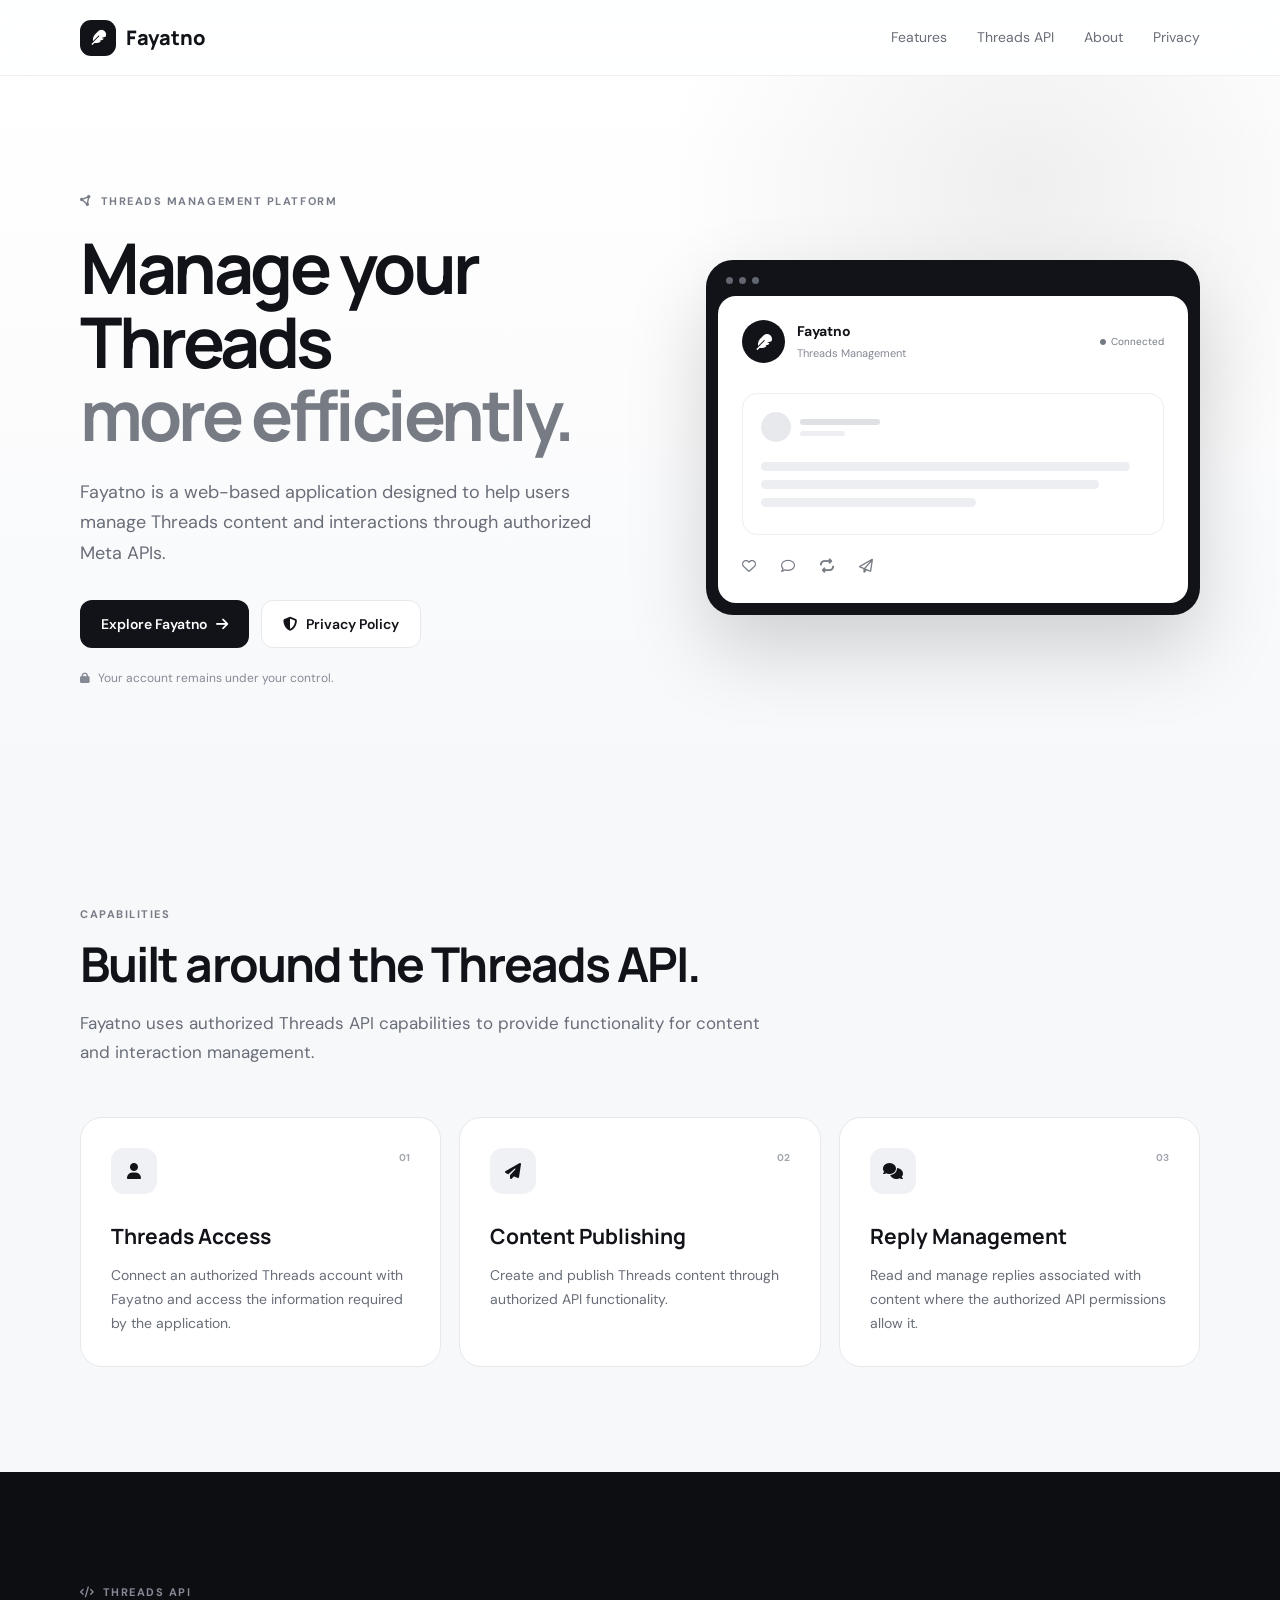
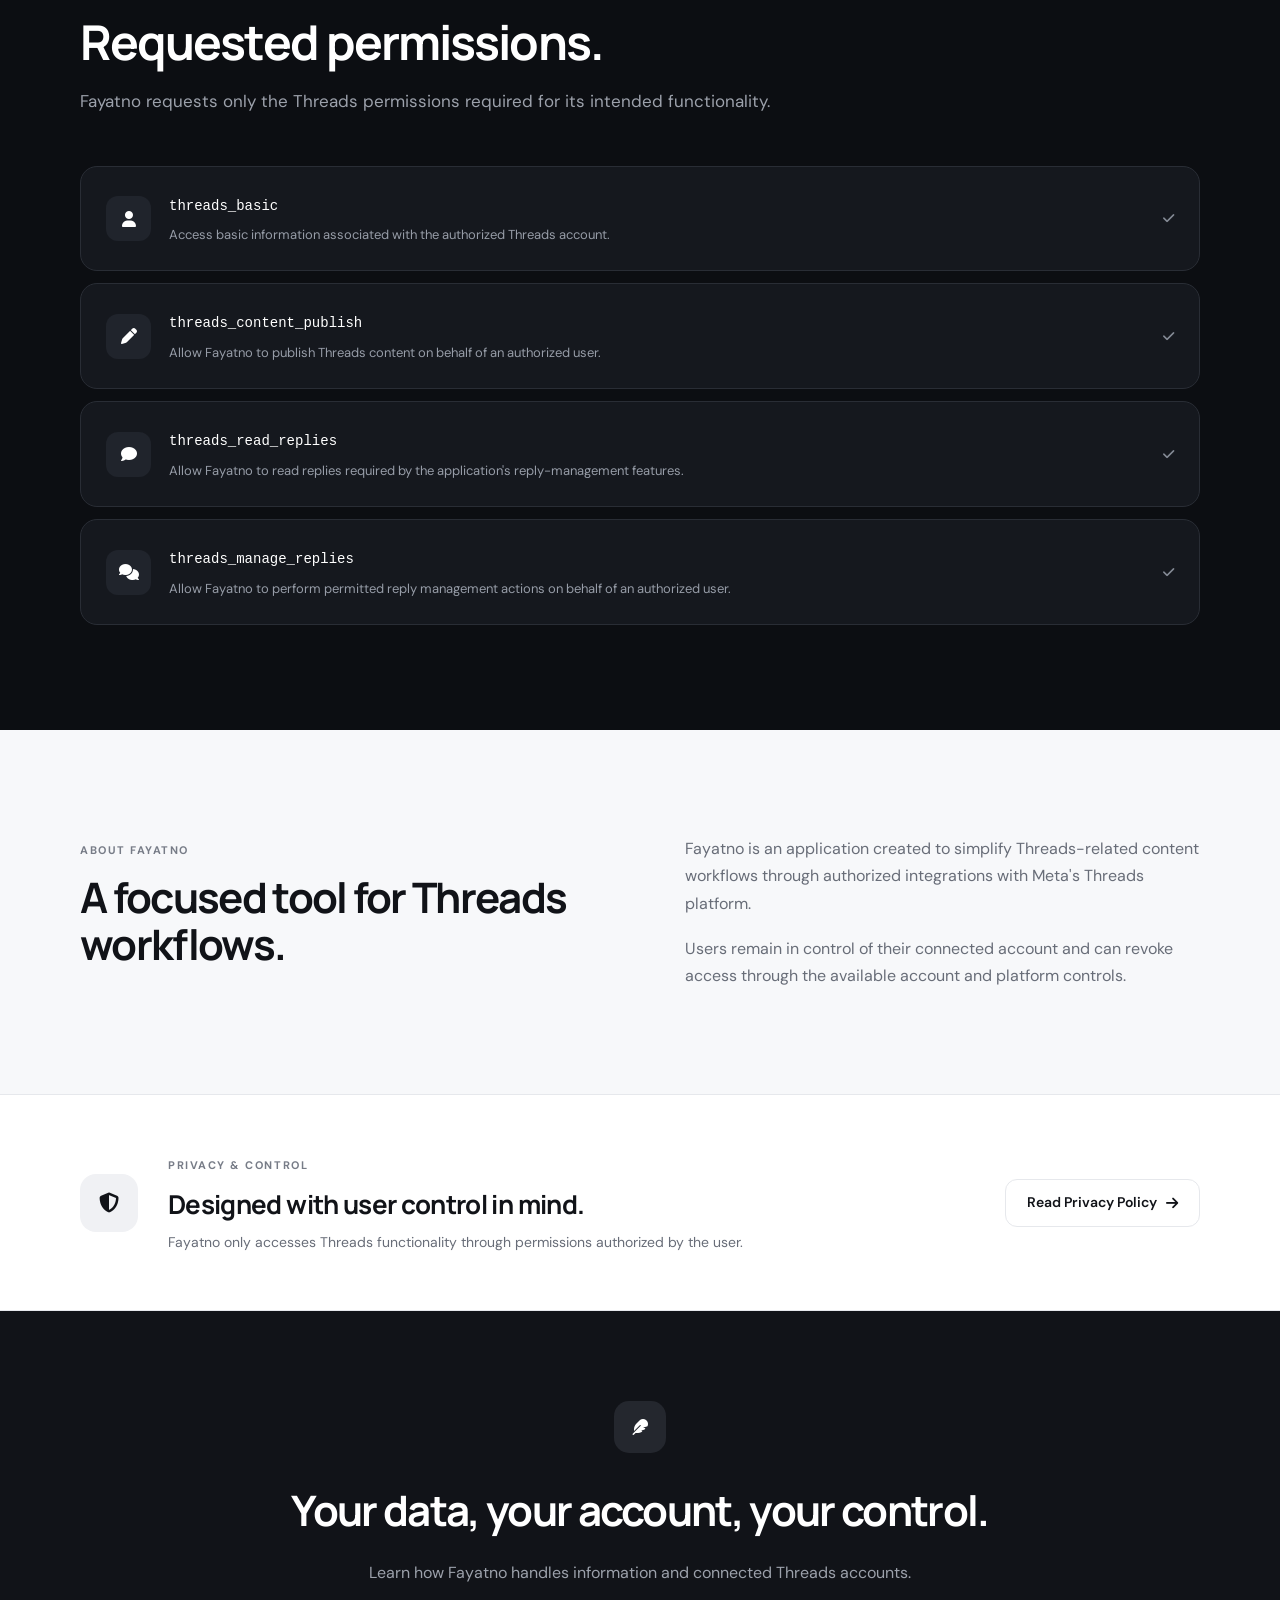
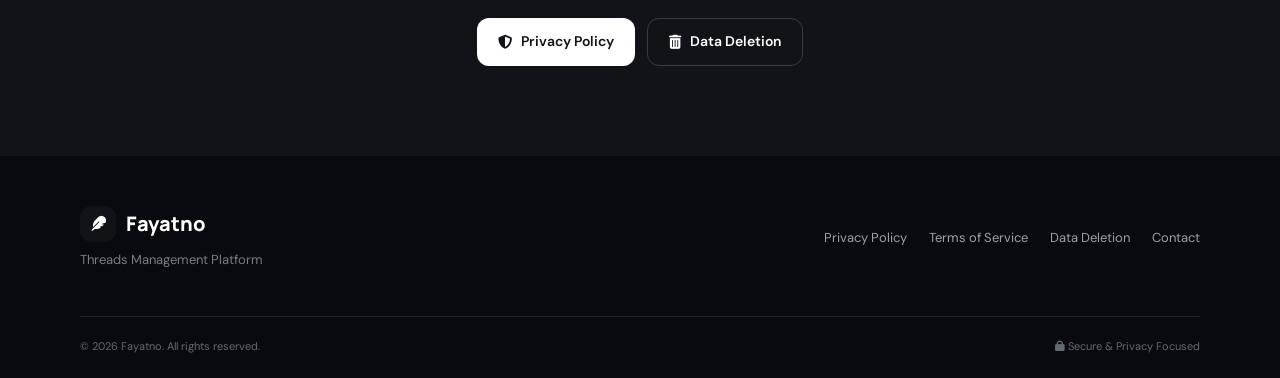
<file: index.html>
<!DOCTYPE html>
<html lang="en">
<head>
    <meta charset="UTF-8">
    <meta name="viewport" content="width=device-width, initial-scale=1.0">

    <title>Fayatno — Threads Management Platform</title>
    <meta name="description" content="Fayatno is a platform designed to help users manage and publish content on Threads.">

    <!-- Font Awesome -->
    <link rel="stylesheet"
          href="https://cdnjs.cloudflare.com/ajax/libs/font-awesome/6.7.2/css/all.min.css">

    <!-- Main stylesheet -->
    <link rel="stylesheet" href="style.css">
</head>

<body>

<header class="navbar">
    <div class="container nav-inner">

        <a href="index.html" class="brand">
            <span class="brand-mark">
                <i class="fa-solid fa-feather"></i>
            </span>
            <span>Fayatno</span>
        </a>

        <nav>
            <a href="#features">Features</a>
            <a href="#threads">Threads API</a>
            <a href="#about">About</a>
            <a href="privacy.html">Privacy</a>
        </nav>

        <button class="mobile-menu" aria-label="Open menu">
            <i class="fa-solid fa-bars"></i>
        </button>

    </div>
</header>


<main>

    <!-- HERO -->
    <section class="hero">

        <div class="container hero-grid">

            <div class="hero-content">

                <div class="eyebrow">
                    <i class="fa-solid fa-circle-nodes"></i>
                    THREADS MANAGEMENT PLATFORM
                </div>

                <h1>
                    Manage your Threads
                    <span>more efficiently.</span>
                </h1>

                <p class="hero-description">
                    Fayatno is a web-based application designed to help
                    users manage Threads content and interactions through
                    authorized Meta APIs.
                </p>

                <div class="hero-buttons">

                    <a href="#threads" class="btn btn-primary">
                        Explore Fayatno
                        <i class="fa-solid fa-arrow-right"></i>
                    </a>

                    <a href="privacy.html" class="btn btn-secondary">
                        <i class="fa-solid fa-shield-halved"></i>
                        Privacy Policy
                    </a>

                </div>

                <div class="hero-note">
                    <i class="fa-solid fa-lock"></i>
                    Your account remains under your control.
                </div>

            </div>


            <!-- APP PREVIEW -->

            <div class="hero-card">

                <div class="window-top">

                    <span></span>
                    <span></span>
                    <span></span>

                </div>

                <div class="dashboard-preview">

                    <div class="preview-header">

                        <div class="preview-avatar">
                            <i class="fa-solid fa-feather"></i>
                        </div>

                        <div>
                            <strong>Fayatno</strong>
                            <small>Threads Management</small>
                        </div>

                        <div class="preview-status">
                            <i class="fa-solid fa-circle"></i>
                            Connected
                        </div>

                    </div>


                    <div class="preview-post">

                        <div class="post-meta">
                            <span class="post-avatar"></span>

                            <div>
                                <div class="post-name"></div>
                                <div class="post-time"></div>
                            </div>
                        </div>

                        <div class="post-line large"></div>
                        <div class="post-line"></div>
                        <div class="post-line short"></div>

                    </div>


                    <div class="preview-actions">

                        <span>
                            <i class="fa-regular fa-heart"></i>
                        </span>

                        <span>
                            <i class="fa-regular fa-comment"></i>
                        </span>

                        <span>
                            <i class="fa-solid fa-repeat"></i>
                        </span>

                        <span>
                            <i class="fa-regular fa-paper-plane"></i>
                        </span>

                    </div>

                </div>

            </div>

        </div>

    </section>


    <!-- FEATURES -->

    <section id="features" class="section">

        <div class="container">

            <div class="section-heading">

                <span class="section-label">
                    CAPABILITIES
                </span>

                <h2>
                    Built around the Threads API.
                </h2>

                <p>
                    Fayatno uses authorized Threads API capabilities
                    to provide functionality for content and interaction
                    management.
                </p>

            </div>


            <div class="feature-grid">

                <article class="feature-card">

                    <div class="feature-icon">
                        <i class="fa-solid fa-user"></i>
                    </div>

                    <span class="feature-number">
                        01
                    </span>

                    <h3>
                        Threads Access
                    </h3>

                    <p>
                        Connect an authorized Threads account with Fayatno
                        and access the information required by the application.
                    </p>

                </article>


                <article class="feature-card">

                    <div class="feature-icon">
                        <i class="fa-solid fa-paper-plane"></i>
                    </div>

                    <span class="feature-number">
                        02
                    </span>

                    <h3>
                        Content Publishing
                    </h3>

                    <p>
                        Create and publish Threads content through
                        authorized API functionality.
                    </p>

                </article>


                <article class="feature-card">

                    <div class="feature-icon">
                        <i class="fa-solid fa-comments"></i>
                    </div>

                    <span class="feature-number">
                        03
                    </span>

                    <h3>
                        Reply Management
                    </h3>

                    <p>
                        Read and manage replies associated with content
                        where the authorized API permissions allow it.
                    </p>

                </article>

            </div>

        </div>

    </section>


    <!-- THREADS API -->

    <section id="threads" class="section section-dark">

        <div class="container">

            <div class="section-heading light">

                <span class="section-label">
                    <i class="fa-solid fa-code"></i>
                    THREADS API
                </span>

                <h2>
                    Requested permissions.
                </h2>

                <p>
                    Fayatno requests only the Threads permissions required
                    for its intended functionality.
                </p>

            </div>


            <div class="permission-list">

                <div class="permission">

                    <div class="permission-icon">
                        <i class="fa-solid fa-user"></i>
                    </div>

                    <div class="permission-content">

                        <code>
                            threads_basic
                        </code>

                        <p>
                            Access basic information associated with the
                            authorized Threads account.
                        </p>

                    </div>

                    <i class="fa-solid fa-check permission-check"></i>

                </div>


                <div class="permission">

                    <div class="permission-icon">
                        <i class="fa-solid fa-pen"></i>
                    </div>

                    <div class="permission-content">

                        <code>
                            threads_content_publish
                        </code>

                        <p>
                            Allow Fayatno to publish Threads content
                            on behalf of an authorized user.
                        </p>

                    </div>

                    <i class="fa-solid fa-check permission-check"></i>

                </div>


                <div class="permission">

                    <div class="permission-icon">
                        <i class="fa-solid fa-comment"></i>
                    </div>

                    <div class="permission-content">

                        <code>
                            threads_read_replies
                        </code>

                        <p>
                            Allow Fayatno to read replies required by
                            the application's reply-management features.
                        </p>

                    </div>

                    <i class="fa-solid fa-check permission-check"></i>

                </div>


                <div class="permission">

                    <div class="permission-icon">
                        <i class="fa-solid fa-comments"></i>
                    </div>

                    <div class="permission-content">

                        <code>
                            threads_manage_replies
                        </code>

                        <p>
                            Allow Fayatno to perform permitted reply
                            management actions on behalf of an authorized user.
                        </p>

                    </div>

                    <i class="fa-solid fa-check permission-check"></i>

                </div>

            </div>

        </div>

    </section>


    <!-- ABOUT -->

    <section id="about" class="section">

        <div class="container about-grid">

            <div>

                <span class="section-label">
                    ABOUT FAYATNO
                </span>

                <h2>
                    A focused tool for Threads workflows.
                </h2>

            </div>

            <div>

                <p>
                    Fayatno is an application created to simplify
                    Threads-related content workflows through authorized
                    integrations with Meta's Threads platform.
                </p>

                <p>
                    Users remain in control of their connected account
                    and can revoke access through the available account
                    and platform controls.
                </p>

            </div>

        </div>

    </section>


    <!-- SECURITY -->

    <section class="security-section">

        <div class="container security-grid">

            <div class="security-icon">
                <i class="fa-solid fa-shield-halved"></i>
            </div>

            <div>

                <span class="section-label">
                    PRIVACY & CONTROL
                </span>

                <h2>
                    Designed with user control in mind.
                </h2>

                <p>
                    Fayatno only accesses Threads functionality through
                    permissions authorized by the user.
                </p>

            </div>

            <a href="privacy.html" class="btn btn-secondary">
                Read Privacy Policy
                <i class="fa-solid fa-arrow-right"></i>
            </a>

        </div>

    </section>


    <!-- CTA -->

    <section class="cta">

        <div class="container">

            <div class="cta-icon">
                <i class="fa-solid fa-feather"></i>
            </div>

            <h2>
                Your data, your account, your control.
            </h2>

            <p>
                Learn how Fayatno handles information and connected
                Threads accounts.
            </p>

            <div class="hero-buttons">

                <a href="privacy.html" class="btn btn-light">
                    <i class="fa-solid fa-shield-halved"></i>
                    Privacy Policy
                </a>

                <a href="data-deletion.html" class="btn btn-outline-light">
                    <i class="fa-solid fa-trash-can"></i>
                    Data Deletion
                </a>

            </div>

        </div>

    </section>

</main>


<footer>

    <div class="container footer-inner">

        <div>

            <a href="index.html" class="footer-brand">

                <span class="brand-mark">
                    <i class="fa-solid fa-feather"></i>
                </span>

                <span>Fayatno</span>

            </a>

            <p>
                Threads Management Platform
            </p>

        </div>


        <div class="footer-links">

            <a href="privacy.html">
                Privacy Policy
            </a>

            <a href="terms.html">
                Terms of Service
            </a>

            <a href="data-deletion.html">
                Data Deletion
            </a>

            <a href="contact.html">
                Contact
            </a>

        </div>

    </div>


    <div class="container copyright">

        <span>
            © 2026 Fayatno. All rights reserved.
        </span>

        <span>
            <i class="fa-solid fa-lock"></i>
            Secure & Privacy Focused
        </span>

    </div>

</footer>


<script src="script.js"></script>

</body>
</html>
</file>
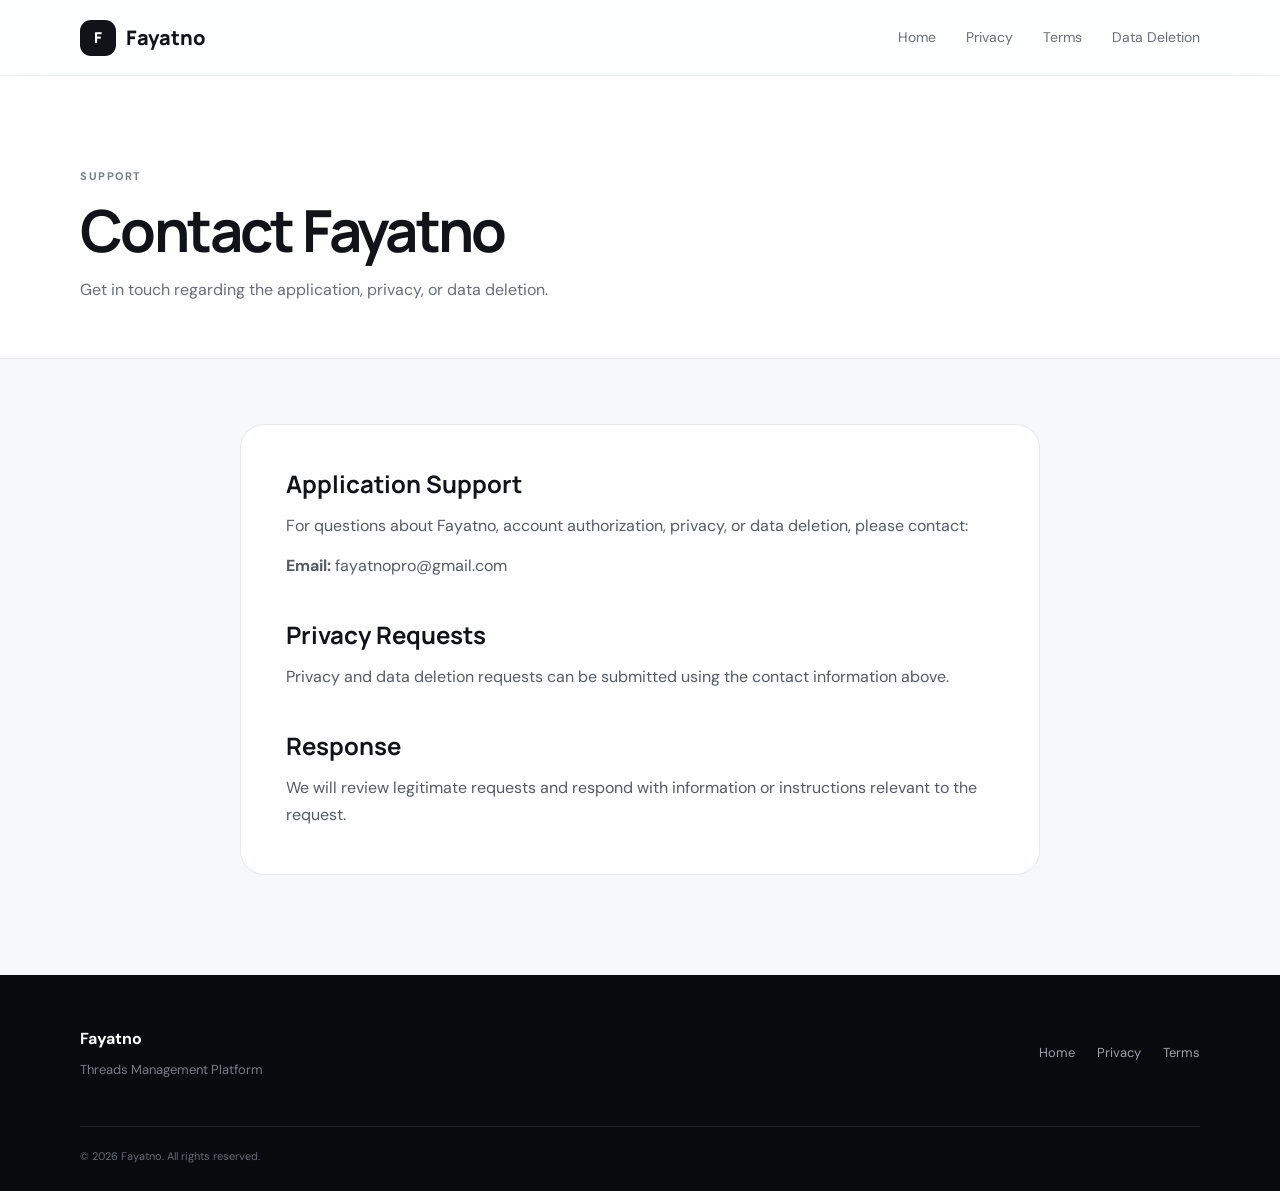
<file: contact.html>
<!DOCTYPE html>
<html lang="en">
<head>

    <meta charset="UTF-8">
    <meta name="viewport" content="width=device-width, initial-scale=1.0">

    <title>Contact — Fayatno</title>

    <link rel="stylesheet" href="style.css">

</head>

<body>

<header class="navbar">

    <div class="container nav-inner">

        <a href="index.html" class="brand">
            <span class="brand-mark">F</span>
            <span>Fayatno</span>
        </a>

        <nav>
            <a href="index.html">Home</a>
            <a href="privacy.html">Privacy</a>
            <a href="terms.html">Terms</a>
            <a href="data-deletion.html">Data Deletion</a>
        </nav>

    </div>

</header>


<section class="legal-hero">

    <div class="container">

        <span class="section-label">
            SUPPORT
        </span>

        <h1>Contact Fayatno</h1>

        <p>
            Get in touch regarding the application, privacy,
            or data deletion.
        </p>

    </div>

</section>


<section class="legal-content">

    <div class="container">

        <article class="legal-document">

            <h2>Application Support</h2>

            <p>
                For questions about Fayatno, account authorization,
                privacy, or data deletion, please contact:
            </p>

            <!-- GANTI EMAIL INI -->
            <p>
                <strong>Email:</strong>
                fayatnopro@gmail.com
            </p>


            <h2>Privacy Requests</h2>

            <p>
                Privacy and data deletion requests can be submitted
                using the contact information above.
            </p>


            <h2>Response</h2>

            <p>
                We will review legitimate requests and respond with
                information or instructions relevant to the request.
            </p>

        </article>

    </div>

</section>


<footer>

    <div class="container footer-inner">

        <div>
            <strong>Fayatno</strong>
            <p>Threads Management Platform</p>
        </div>

        <div class="footer-links">
            <a href="index.html">Home</a>
            <a href="privacy.html">Privacy</a>
            <a href="terms.html">Terms</a>
        </div>

    </div>

    <div class="container copyright">
        © 2026 Fayatno. All rights reserved.
    </div>

</footer>

</body>
</html>
</file>
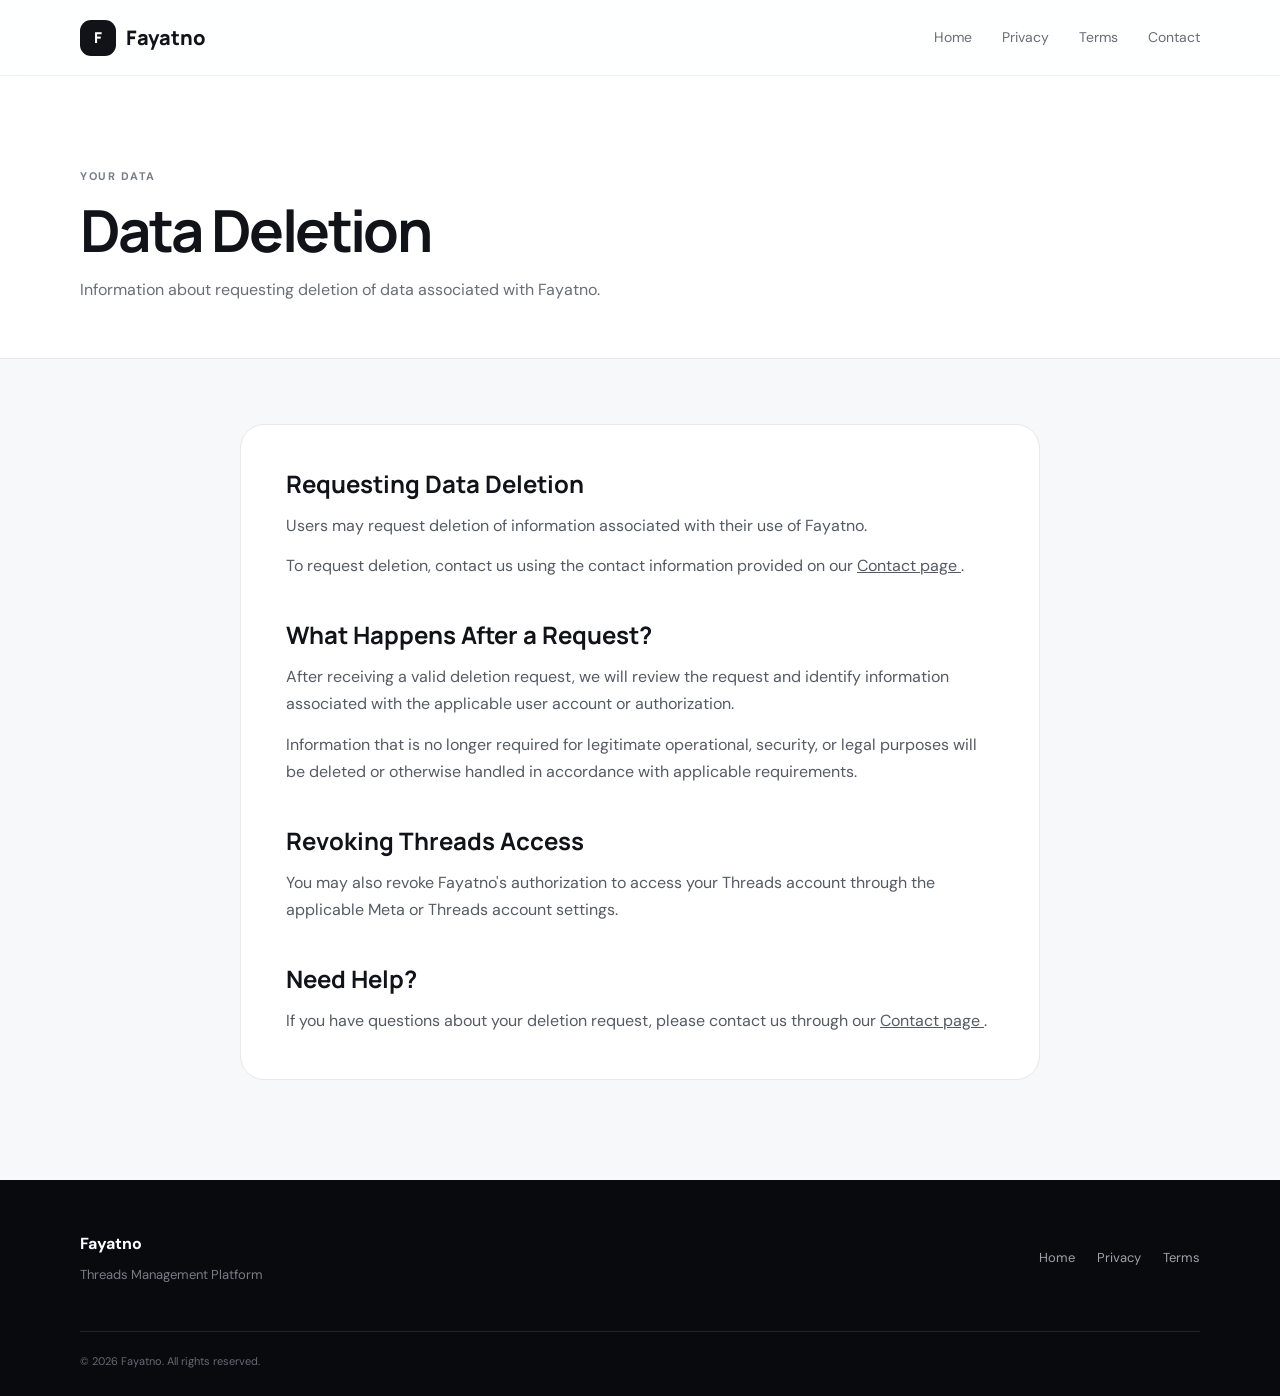
<file: data-deletion.html>
<!DOCTYPE html>
<html lang="en">
<head>

    <meta charset="UTF-8">
    <meta name="viewport" content="width=device-width, initial-scale=1.0">

    <title>Data Deletion — Fayatno</title>
    
    <link rel="stylesheet" href="style.css">

</head>

<body>

<header class="navbar">

    <div class="container nav-inner">

        <a href="index.html" class="brand">
            <span class="brand-mark">F</span>
            <span>Fayatno</span>
        </a>

        <nav>
            <a href="index.html">Home</a>
            <a href="privacy.html">Privacy</a>
            <a href="terms.html">Terms</a>
            <a href="contact.html">Contact</a>
        </nav>

    </div>

</header>


<section class="legal-hero">

    <div class="container">

        <span class="section-label">
            YOUR DATA
        </span>

        <h1>Data Deletion</h1>

        <p>
            Information about requesting deletion of data associated
            with Fayatno.
        </p>

    </div>

</section>


<section class="legal-content">

    <div class="container">

        <article class="legal-document">

            <h2>Requesting Data Deletion</h2>

            <p>
                Users may request deletion of information associated
                with their use of Fayatno.
            </p>

            <p>
                To request deletion, contact us using the contact
                information provided on our
                <a href="contact.html">
                    Contact page
                </a>.
            </p>


            <h2>What Happens After a Request?</h2>

            <p>
                After receiving a valid deletion request, we will review
                the request and identify information associated with the
                applicable user account or authorization.
            </p>

            <p>
                Information that is no longer required for legitimate
                operational, security, or legal purposes will be deleted
                or otherwise handled in accordance with applicable
                requirements.
            </p>


            <h2>Revoking Threads Access</h2>

            <p>
                You may also revoke Fayatno's authorization to access
                your Threads account through the applicable Meta or
                Threads account settings.
            </p>


            <h2>Need Help?</h2>

            <p>
                If you have questions about your deletion request,
                please contact us through our
                <a href="contact.html">
                    Contact page
                </a>.
            </p>

        </article>

    </div>

</section>


<footer>

    <div class="container footer-inner">

        <div>
            <strong>Fayatno</strong>
            <p>Threads Management Platform</p>
        </div>

        <div class="footer-links">
            <a href="index.html">Home</a>
            <a href="privacy.html">Privacy</a>
            <a href="terms.html">Terms</a>
        </div>

    </div>

    <div class="container copyright">
        © 2026 Fayatno. All rights reserved.
    </div>

</footer>

</body>
</html>
</file>
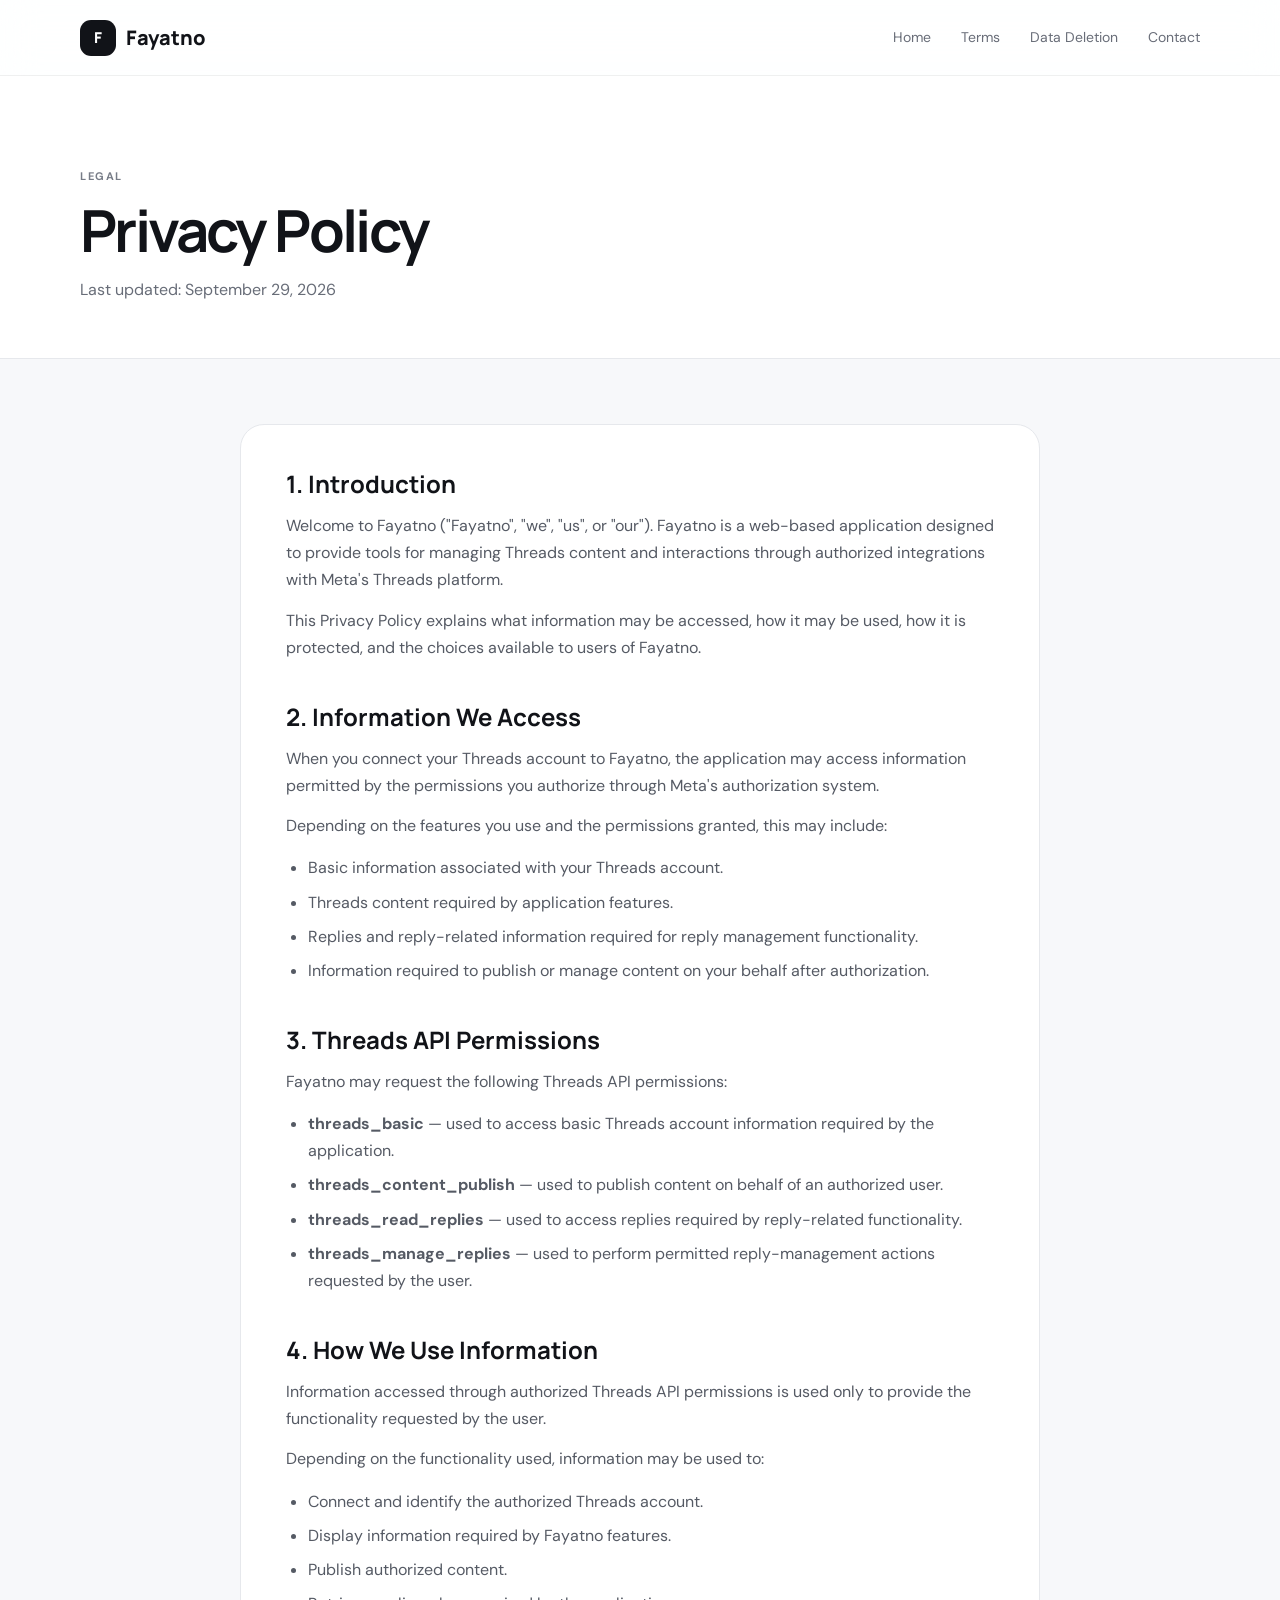
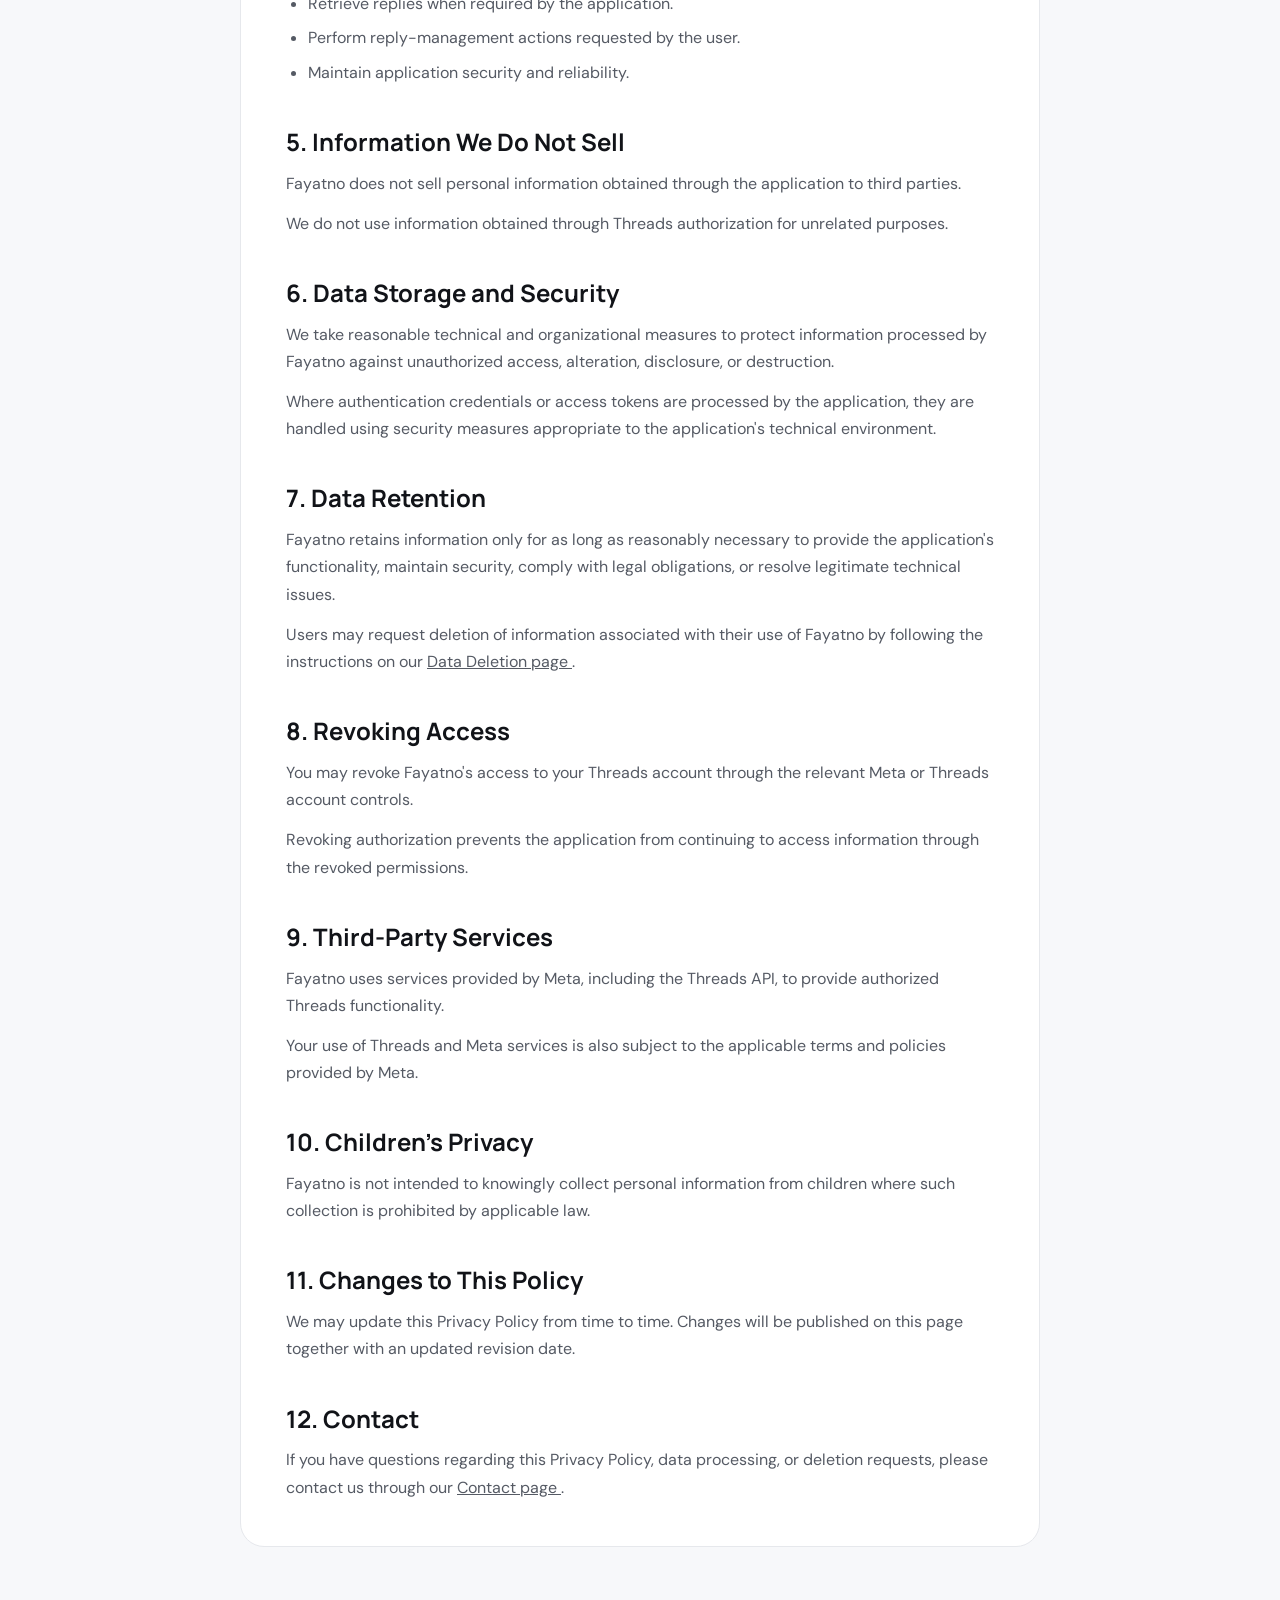
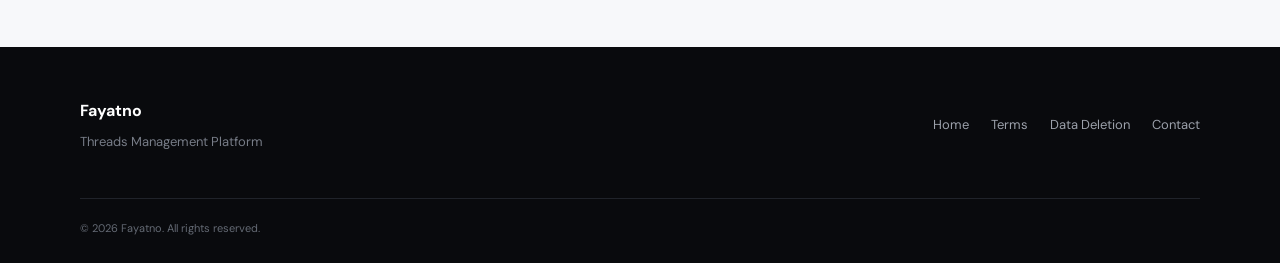
<file: privacy.html>
<!DOCTYPE html>
<html lang="en">
<head>

    <meta charset="UTF-8">
    <meta name="viewport" content="width=device-width, initial-scale=1.0">

    <title>Privacy Policy — Fayatno</title>

    <link rel="stylesheet" href="style.css">

</head>

<body>

<header class="navbar">

    <div class="container nav-inner">

        <a href="index.html" class="brand">
            <span class="brand-mark">F</span>
            <span>Fayatno</span>
        </a>

        <nav>
            <a href="index.html">Home</a>
            <a href="terms.html">Terms</a>
            <a href="data-deletion.html">Data Deletion</a>
            <a href="contact.html">Contact</a>
        </nav>

    </div>

</header>


<section class="legal-hero">

    <div class="container">

        <span class="section-label">
            LEGAL
        </span>

        <h1>Privacy Policy</h1>

        <p>
            Last updated: September 29, 2026
        </p>

    </div>

</section>


<section class="legal-content">

    <div class="container">

        <article class="legal-document">

            <h2>1. Introduction</h2>

            <p>
                Welcome to Fayatno ("Fayatno", "we", "us", or "our").
                Fayatno is a web-based application designed to provide
                tools for managing Threads content and interactions through
                authorized integrations with Meta's Threads platform.
            </p>

            <p>
                This Privacy Policy explains what information may be
                accessed, how it may be used, how it is protected, and
                the choices available to users of Fayatno.
            </p>


            <h2>2. Information We Access</h2>

            <p>
                When you connect your Threads account to Fayatno,
                the application may access information permitted by
                the permissions you authorize through Meta's authorization
                system.
            </p>

            <p>
                Depending on the features you use and the permissions
                granted, this may include:
            </p>

            <ul>

                <li>
                    Basic information associated with your Threads account.
                </li>

                <li>
                    Threads content required by application features.
                </li>

                <li>
                    Replies and reply-related information required for
                    reply management functionality.
                </li>

                <li>
                    Information required to publish or manage content
                    on your behalf after authorization.
                </li>

            </ul>


            <h2>3. Threads API Permissions</h2>

            <p>
                Fayatno may request the following Threads API permissions:
            </p>

            <ul>

                <li>
                    <strong>threads_basic</strong> —
                    used to access basic Threads account information
                    required by the application.
                </li>

                <li>
                    <strong>threads_content_publish</strong> —
                    used to publish content on behalf of an authorized user.
                </li>

                <li>
                    <strong>threads_read_replies</strong> —
                    used to access replies required by reply-related
                    functionality.
                </li>

                <li>
                    <strong>threads_manage_replies</strong> —
                    used to perform permitted reply-management actions
                    requested by the user.
                </li>

            </ul>


            <h2>4. How We Use Information</h2>

            <p>
                Information accessed through authorized Threads API
                permissions is used only to provide the functionality
                requested by the user.
            </p>

            <p>
                Depending on the functionality used, information may be
                used to:
            </p>

            <ul>

                <li>
                    Connect and identify the authorized Threads account.
                </li>

                <li>
                    Display information required by Fayatno features.
                </li>

                <li>
                    Publish authorized content.
                </li>

                <li>
                    Retrieve replies when required by the application.
                </li>

                <li>
                    Perform reply-management actions requested by the user.
                </li>

                <li>
                    Maintain application security and reliability.
                </li>

            </ul>


            <h2>5. Information We Do Not Sell</h2>

            <p>
                Fayatno does not sell personal information obtained through
                the application to third parties.
            </p>

            <p>
                We do not use information obtained through Threads
                authorization for unrelated purposes.
            </p>


            <h2>6. Data Storage and Security</h2>

            <p>
                We take reasonable technical and organizational measures
                to protect information processed by Fayatno against
                unauthorized access, alteration, disclosure, or destruction.
            </p>

            <p>
                Where authentication credentials or access tokens are
                processed by the application, they are handled using
                security measures appropriate to the application's
                technical environment.
            </p>


            <h2>7. Data Retention</h2>

            <p>
                Fayatno retains information only for as long as reasonably
                necessary to provide the application's functionality,
                maintain security, comply with legal obligations, or
                resolve legitimate technical issues.
            </p>

            <p>
                Users may request deletion of information associated with
                their use of Fayatno by following the instructions on our
                <a href="data-deletion.html">
                    Data Deletion page
                </a>.
            </p>


            <h2>8. Revoking Access</h2>

            <p>
                You may revoke Fayatno's access to your Threads account
                through the relevant Meta or Threads account controls.
            </p>

            <p>
                Revoking authorization prevents the application from
                continuing to access information through the revoked
                permissions.
            </p>


            <h2>9. Third-Party Services</h2>

            <p>
                Fayatno uses services provided by Meta, including the
                Threads API, to provide authorized Threads functionality.
            </p>

            <p>
                Your use of Threads and Meta services is also subject to
                the applicable terms and policies provided by Meta.
            </p>


            <h2>10. Children's Privacy</h2>

            <p>
                Fayatno is not intended to knowingly collect personal
                information from children where such collection is
                prohibited by applicable law.
            </p>


            <h2>11. Changes to This Policy</h2>

            <p>
                We may update this Privacy Policy from time to time.
                Changes will be published on this page together with
                an updated revision date.
            </p>


            <h2>12. Contact</h2>

            <p>
                If you have questions regarding this Privacy Policy,
                data processing, or deletion requests, please contact us
                through our
                <a href="contact.html">
                    Contact page
                </a>.
            </p>

        </article>

    </div>

</section>


<footer>

    <div class="container footer-inner">

        <div>
            <strong>Fayatno</strong>
            <p>Threads Management Platform</p>
        </div>

        <div class="footer-links">
            <a href="index.html">Home</a>
            <a href="terms.html">Terms</a>
            <a href="data-deletion.html">Data Deletion</a>
            <a href="contact.html">Contact</a>
        </div>

    </div>

    <div class="container copyright">
        © 2026 Fayatno. All rights reserved.
    </div>

</footer>

</body>
</html>
</file>
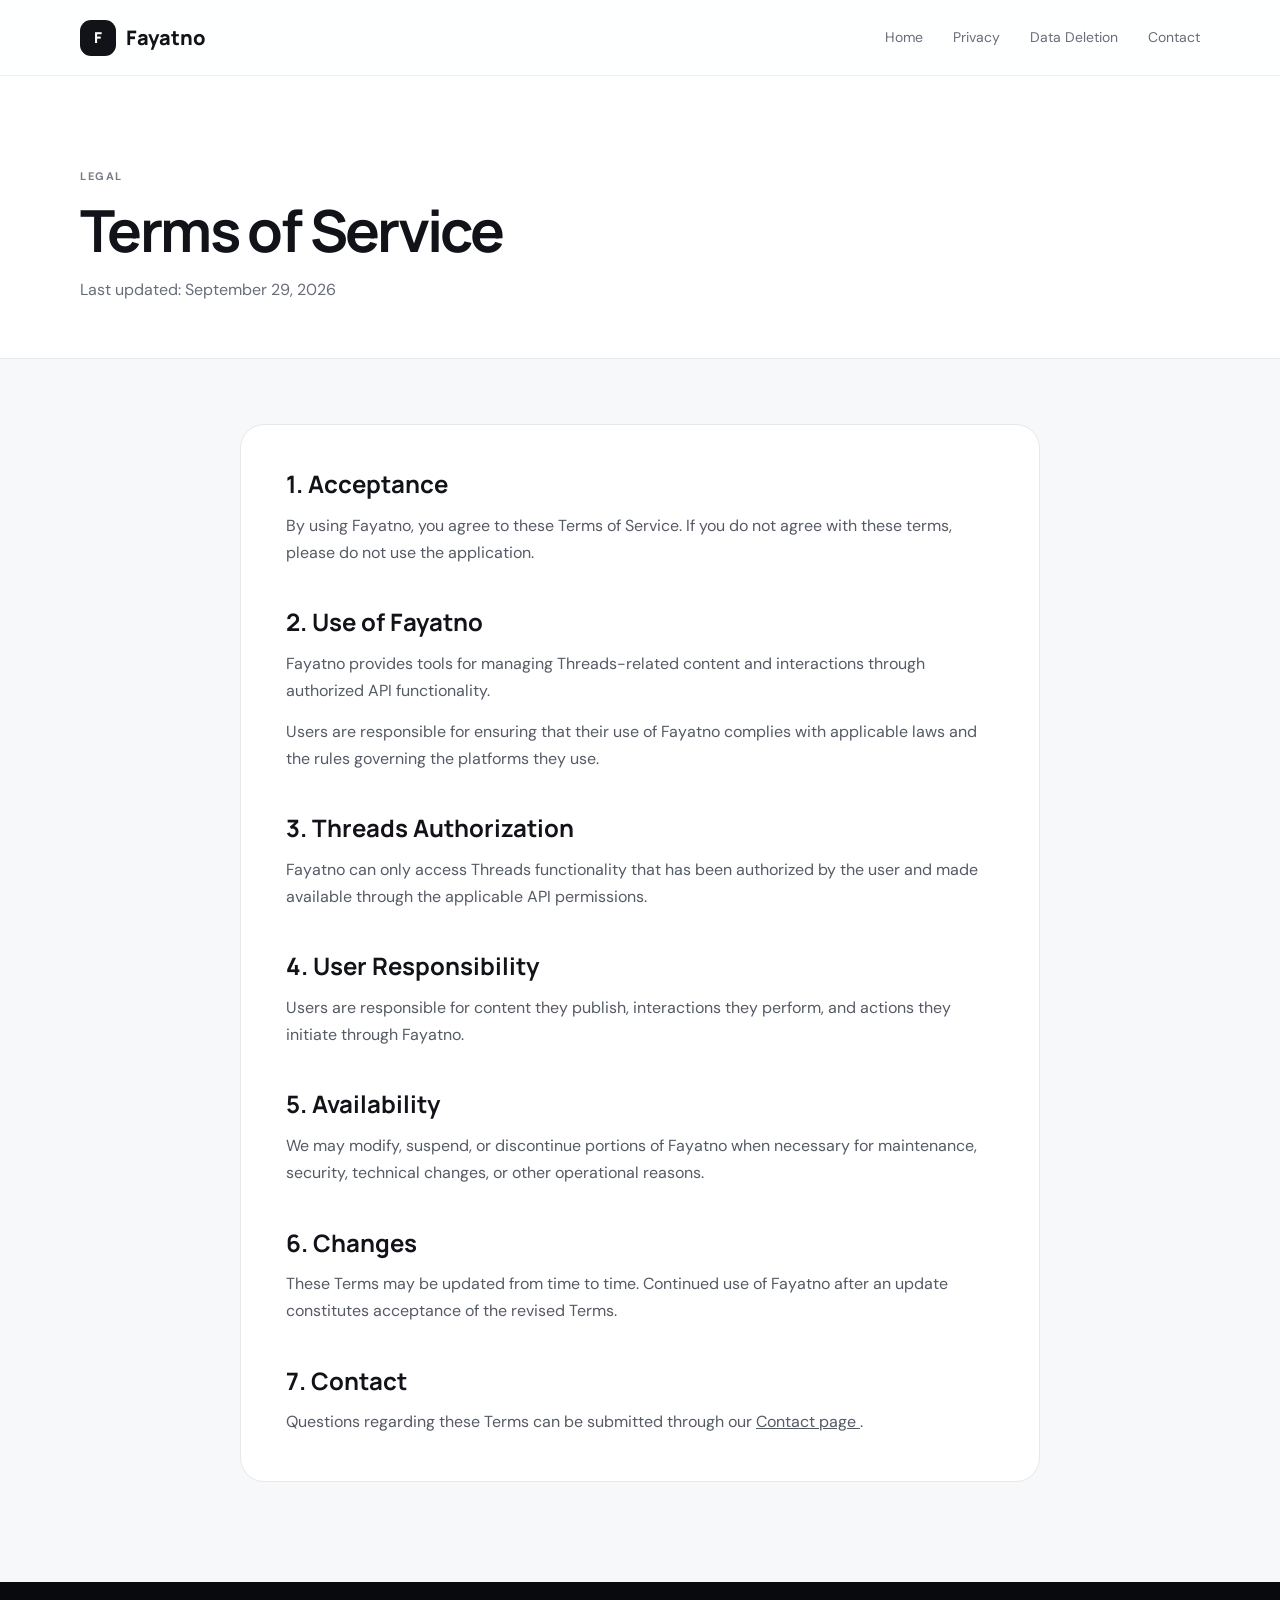
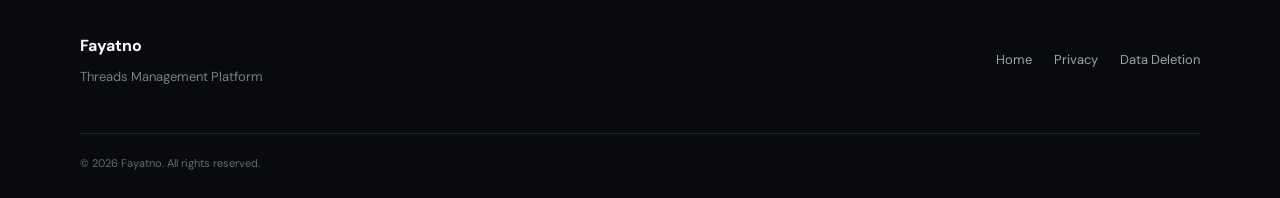
<file: terms.html>
<!DOCTYPE html>
<html lang="en">
<head>

    <meta charset="UTF-8">
    <meta name="viewport" content="width=device-width, initial-scale=1.0">

    <title>Terms of Service — Fayatno</title>

    <link rel="stylesheet" href="style.css">

</head>

<body>

<header class="navbar">

    <div class="container nav-inner">

        <a href="index.html" class="brand">
            <span class="brand-mark">F</span>
            <span>Fayatno</span>
        </a>

        <nav>
            <a href="index.html">Home</a>
            <a href="privacy.html">Privacy</a>
            <a href="data-deletion.html">Data Deletion</a>
            <a href="contact.html">Contact</a>
        </nav>

    </div>

</header>


<section class="legal-hero">

    <div class="container">

        <span class="section-label">
            LEGAL
        </span>

        <h1>Terms of Service</h1>

        <p>
            Last updated: September 29, 2026
        </p>

    </div>

</section>


<section class="legal-content">

    <div class="container">

        <article class="legal-document">

            <h2>1. Acceptance</h2>

            <p>
                By using Fayatno, you agree to these Terms of Service.
                If you do not agree with these terms, please do not use
                the application.
            </p>


            <h2>2. Use of Fayatno</h2>

            <p>
                Fayatno provides tools for managing Threads-related
                content and interactions through authorized API
                functionality.
            </p>

            <p>
                Users are responsible for ensuring that their use of
                Fayatno complies with applicable laws and the rules
                governing the platforms they use.
            </p>


            <h2>3. Threads Authorization</h2>

            <p>
                Fayatno can only access Threads functionality that has
                been authorized by the user and made available through
                the applicable API permissions.
            </p>


            <h2>4. User Responsibility</h2>

            <p>
                Users are responsible for content they publish,
                interactions they perform, and actions they initiate
                through Fayatno.
            </p>


            <h2>5. Availability</h2>

            <p>
                We may modify, suspend, or discontinue portions of
                Fayatno when necessary for maintenance, security,
                technical changes, or other operational reasons.
            </p>


            <h2>6. Changes</h2>

            <p>
                These Terms may be updated from time to time.
                Continued use of Fayatno after an update constitutes
                acceptance of the revised Terms.
            </p>


            <h2>7. Contact</h2>

            <p>
                Questions regarding these Terms can be submitted through
                our
                <a href="contact.html">
                    Contact page
                </a>.
            </p>

        </article>

    </div>

</section>


<footer>

    <div class="container footer-inner">

        <div>
            <strong>Fayatno</strong>
            <p>Threads Management Platform</p>
        </div>

        <div class="footer-links">
            <a href="index.html">Home</a>
            <a href="privacy.html">Privacy</a>
            <a href="data-deletion.html">Data Deletion</a>
        </div>

    </div>

    <div class="container copyright">
        © 2026 Fayatno. All rights reserved.
    </div>

</footer>

</body>
</html>
</file>
<file: style.css>
@import url('https://fonts.googleapis.com/css2?family=DM+Sans:wght@400;500;600;700&family=Manrope:wght@500;600;700;800&display=swap');

:root {
    --bg: #f7f8fa;
    --surface: #ffffff;

    --text: #111318;
    --muted: #686d78;

    --border: #e6e8ec;

    --dark: #0c0e12;
    --dark-soft: #15181e;
    --dark-border: #292d35;

    --radius: 22px;

    --shadow:
        0 20px 60px rgba(0, 0, 0, .08);
}

* {
    box-sizing: border-box;
    margin: 0;
    padding: 0;
}

html {
    scroll-behavior: smooth;
}

body {
    font-family: "DM Sans", sans-serif;

    background: var(--bg);
    color: var(--text);

    line-height: 1.7;
}

a {
    color: inherit;
    text-decoration: none;
}

button {
    font-family: inherit;
}

.container {
    width: min(1120px, calc(100% - 40px));
    margin: auto;
}


/* =========================
   NAVBAR
========================= */

.navbar {
    position: sticky;
    top: 0;
    z-index: 100;

    height: 76px;

    background: rgba(255,255,255,.88);

    border-bottom: 1px solid rgba(0,0,0,.06);

    backdrop-filter: blur(18px);
}

.nav-inner {
    height: 100%;

    display: flex;
    align-items: center;
    justify-content: space-between;
}

.brand,
.footer-brand {
    display: flex;
    align-items: center;

    gap: 10px;

    font-family: "Manrope", sans-serif;
    font-weight: 800;
    font-size: 20px;
}

.brand-mark {
    width: 36px;
    height: 36px;

    display: grid;
    place-items: center;

    border-radius: 11px;

    background: #111318;
    color: #fff;

    font-size: 15px;
}

nav {
    display: flex;
    gap: 30px;

    font-size: 14px;
    color: var(--muted);
}

nav a {
    transition: .2s ease;
}

nav a:hover {
    color: var(--text);
}

.mobile-menu {
    display: none;

    border: 0;
    background: transparent;

    font-size: 20px;

    cursor: pointer;
}


/* =========================
   HERO
========================= */

.hero {
    padding: 110px 0 105px;

    background:
        radial-gradient(
            circle at 80% 15%,
            rgba(0,0,0,.06),
            transparent 30%
        ),
        linear-gradient(
            180deg,
            #fff,
            #f7f8fa
        );
}

.hero-grid {
    display: grid;

    grid-template-columns:
        1.05fr
        .95fr;

    gap: 80px;

    align-items: center;
}

.eyebrow {
    display: inline-flex;
    align-items: center;
    gap: 8px;

    font-size: 11px;
    font-weight: 700;

    letter-spacing: .14em;

    color: #777c87;
}

.hero h1 {
    margin-top: 18px;

    font-family: "Manrope", sans-serif;

    font-size: clamp(
        43px,
        6vw,
        70px
    );

    line-height: 1.05;

    letter-spacing: -.05em;
}

.hero h1 span {
    display: block;
    color: #777b84;
}

.hero-description {
    max-width: 590px;

    margin-top: 25px;

    font-size: 18px;

    color: var(--muted);
}

.hero-buttons {
    display: flex;
    flex-wrap: wrap;

    gap: 12px;

    margin-top: 32px;
}

.btn {
    min-height: 48px;

    padding: 0 21px;

    display: inline-flex;
    align-items: center;
    justify-content: center;

    gap: 9px;

    border-radius: 12px;

    font-size: 14px;
    font-weight: 600;

    transition:
        transform .2s ease,
        background .2s ease;
}

.btn:hover {
    transform: translateY(-2px);
}

.btn-primary {
    background: #111318;
    color: #fff;
}

.btn-secondary {
    background: #fff;
    border: 1px solid var(--border);
}

.btn-secondary:hover {
    background: #f0f1f4;
}

.hero-note {
    display: flex;
    align-items: center;

    gap: 8px;

    margin-top: 20px;

    font-size: 12px;

    color: #858a94;
}

.hero-note i {
    font-size: 11px;
}


/* =========================
   APP PREVIEW
========================= */

.hero-card {
    padding: 12px;

    border-radius: 27px;

    background: #111318;

    box-shadow:
        0 35px 80px rgba(0,0,0,.17);
}

.window-top {
    display: flex;
    gap: 6px;

    padding: 5px 8px 12px;
}

.window-top span {
    width: 7px;
    height: 7px;

    border-radius: 50%;

    background: #626670;
}

.dashboard-preview {
    padding: 24px;

    border-radius: 18px;

    background: #fff;
}

.preview-header {
    display: flex;
    align-items: center;

    gap: 12px;
}

.preview-avatar {
    width: 43px;
    height: 43px;

    display: grid;
    place-items: center;

    border-radius: 50%;

    background: #111318;
    color: #fff;
}

.preview-header strong {
    display: block;

    font-size: 14px;
}

.preview-header small {
    display: block;

    color: #858994;
    font-size: 11px;
}

.preview-status {
    margin-left: auto;

    display: flex;
    align-items: center;
    gap: 5px;

    font-size: 10px;

    color: #737983;
}

.preview-status i {
    font-size: 6px;
}

.preview-post {
    margin-top: 30px;

    padding: 18px;

    border: 1px solid #eceef1;

    border-radius: 15px;
}

.post-meta {
    display: flex;
    align-items: center;

    gap: 9px;

    margin-bottom: 20px;
}

.post-avatar {
    width: 30px;
    height: 30px;

    border-radius: 50%;

    background: #e8e9ec;
}

.post-name {
    width: 80px;
    height: 6px;

    border-radius: 5px;

    background: #dfe1e5;
}

.post-time {
    width: 45px;
    height: 5px;

    margin-top: 6px;

    border-radius: 5px;

    background: #eceef1;
}

.post-line {
    width: 88%;
    height: 9px;

    margin-bottom: 9px;

    border-radius: 8px;

    background: #eceef1;
}

.post-line.large {
    width: 96%;
}

.post-line.short {
    width: 56%;
}

.preview-actions {
    display: flex;

    gap: 25px;

    margin-top: 20px;

    color: #777c85;

    font-size: 14px;
}


/* =========================
   GENERAL SECTIONS
========================= */

.section {
    padding: 105px 0;
}

.section-heading {
    max-width: 690px;

    margin-bottom: 50px;
}

.section-label {
    display: inline-flex;
    align-items: center;

    gap: 7px;

    font-size: 11px;
    font-weight: 700;

    letter-spacing: .14em;

    color: #777c87;
}

.section-heading h2 {
    margin-top: 12px;

    font-family: "Manrope", sans-serif;

    font-size: clamp(
        32px,
        5vw,
        48px
    );

    line-height: 1.1;

    letter-spacing: -.04em;
}

.section-heading p {
    margin-top: 18px;

    font-size: 17px;

    color: var(--muted);
}


/* =========================
   FEATURES
========================= */

.feature-grid {
    display: grid;

    grid-template-columns:
        repeat(3, 1fr);

    gap: 18px;
}

.feature-card {
    position: relative;

    padding: 30px;

    background: #fff;

    border: 1px solid var(--border);

    border-radius: var(--radius);

    transition:
        transform .2s ease,
        box-shadow .2s ease;
}

.feature-card:hover {
    transform: translateY(-4px);

    box-shadow: var(--shadow);
}

.feature-icon {
    width: 46px;
    height: 46px;

    display: grid;
    place-items: center;

    border-radius: 13px;

    background: #f0f1f4;

    font-size: 16px;
}

.feature-number {
    position: absolute;

    top: 31px;
    right: 30px;

    font-size: 10px;
    font-weight: 700;

    color: #a2a6ae;
}

.feature-card h3 {
    margin-top: 25px;

    font-family: "Manrope", sans-serif;

    font-size: 21px;
}

.feature-card p {
    margin-top: 10px;

    color: var(--muted);

    font-size: 14px;
}


/* =========================
   THREADS API
========================= */

.section-dark {
    background: var(--dark);

    color: #fff;
}

.section-heading.light .section-label {
    color: #858a95;
}

.section-heading.light p {
    color: #9ca1ab;
}

.permission-list {
    display: grid;

    gap: 12px;
}

.permission {
    display: flex;
    align-items: center;

    gap: 18px;

    padding: 24px 25px;

    background: var(--dark-soft);

    border: 1px solid var(--dark-border);

    border-radius: 17px;
}

.permission-icon {
    flex: 0 0 45px;

    width: 45px;
    height: 45px;

    display: grid;
    place-items: center;

    border-radius: 12px;

    background: #20242c;

    color: #fff;
}

.permission-content {
    flex: 1;
}

.permission code {
    font-family: monospace;

    font-size: 14px;

    color: #fff;
}

.permission p {
    margin-top: 6px;

    font-size: 13px;

    color: #969ca7;
}

.permission-check {
    color: #858b96;

    font-size: 13px;
}


/* =========================
   ABOUT
========================= */

.about-grid {
    display: grid;

    grid-template-columns:
        1fr 1fr;

    gap: 90px;
}

.about-grid h2 {
    margin-top: 12px;

    font-family: "Manrope", sans-serif;

    font-size: 42px;

    line-height: 1.1;

    letter-spacing: -.04em;
}

.about-grid p {
    color: var(--muted);
}

.about-grid p + p {
    margin-top: 18px;
}


/* =========================
   SECURITY
========================= */

.security-section {
    padding: 55px 0;

    background: #fff;

    border-top: 1px solid var(--border);
    border-bottom: 1px solid var(--border);
}

.security-grid {
    display: grid;

    grid-template-columns:
        auto
        1fr
        auto;

    align-items: center;

    gap: 30px;
}

.security-icon {
    width: 58px;
    height: 58px;

    display: grid;
    place-items: center;

    border-radius: 16px;

    background: #f0f1f4;

    font-size: 20px;
}

.security-grid h2 {
    margin-top: 5px;

    font-family: "Manrope", sans-serif;

    font-size: 26px;

    letter-spacing: -.025em;
}

.security-grid p {
    margin-top: 5px;

    color: var(--muted);

    font-size: 14px;
}


/* =========================
   CTA
========================= */

.cta {
    padding: 90px 0;

    background: #111318;

    color: #fff;

    text-align: center;
}

.cta-icon {
    width: 52px;
    height: 52px;

    display: grid;
    place-items: center;

    margin: 0 auto 22px;

    border-radius: 15px;

    background: #24272e;
}

.cta h2 {
    font-family: "Manrope", sans-serif;

    font-size: 42px;

    letter-spacing: -.04em;
}

.cta p {
    margin-top: 12px;

    color: #9ca1ab;
}

.cta .hero-buttons {
    justify-content: center;
}

.btn-light {
    background: #fff;
    color: #111318;
}

.btn-outline-light {
    border: 1px solid #383c45;
    color: #fff;
}

.btn-outline-light:hover {
    background: #1c1f25;
}


/* =========================
   FOOTER
========================= */

footer {
    padding: 50px 0 25px;

    background: #090a0d;

    color: #fff;
}

.footer-brand {
    width: fit-content;
}

.footer-inner {
    display: flex;

    justify-content: space-between;

    gap: 40px;
}

.footer-inner > div:first-child p {
    margin-top: 7px;

    color: #777c87;

    font-size: 13px;
}

.footer-links {
    display: flex;

    flex-wrap: wrap;

    align-items: center;

    gap: 22px;

    color: #9ca1ab;

    font-size: 13px;
}

.footer-links a:hover {
    color: #fff;
}

.copyright {
    display: flex;

    justify-content: space-between;

    gap: 20px;

    margin-top: 45px;

    padding-top: 20px;

    border-top: 1px solid #20232a;

    color: #646a74;

    font-size: 11px;
}


/* =========================
   LEGAL PAGES
========================= */

.legal-hero {
    padding: 85px 0 55px;

    background: #fff;

    border-bottom: 1px solid var(--border);
}

.legal-hero h1 {
    margin-top: 12px;

    font-family: "Manrope", sans-serif;

    font-size: clamp(
        38px,
        5vw,
        58px
    );

    line-height: 1.05;

    letter-spacing: -.045em;
}

.legal-hero p {
    margin-top: 15px;

    color: var(--muted);
}

.legal-content {
    padding: 65px 0 100px;
}

.legal-document {
    max-width: 800px;

    margin: auto;

    padding: 45px;

    background: #fff;

    border: 1px solid var(--border);

    border-radius: 24px;
}

.legal-document h2 {
    margin-top: 42px;

    font-family: "Manrope", sans-serif;

    font-size: 24px;

    line-height: 1.2;
}

.legal-document h2:first-child {
    margin-top: 0;
}

.legal-document p {
    margin-top: 13px;

    color: #555a64;
}

.legal-document ul {
    margin: 15px 0 0 22px;

    color: #555a64;
}

.legal-document li {
    margin: 7px 0;
}

.legal-document a {
    text-decoration: underline;
}


/* =========================
   RESPONSIVE
========================= */

@media (max-width: 850px) {

    nav {
        display: none;
    }

    .mobile-menu {
        display: block;
    }

    .hero {
        padding: 75px 0;
    }

    .hero-grid {
        grid-template-columns: 1fr;

        gap: 55px;
    }

    .feature-grid {
        grid-template-columns: 1fr;
    }

    .about-grid {
        grid-template-columns: 1fr;

        gap: 35px;
    }

    .security-grid {
        grid-template-columns:
            auto
            1fr;
    }

    .security-grid .btn {
        grid-column: 1 / -1;

        width: fit-content;
    }

    .footer-inner {
        flex-direction: column;
    }
}


@media (max-width: 600px) {

    .container {
        width: min(
            100% - 28px,
            1120px
        );
    }

    .hero h1 {
        font-size: 43px;
    }

    .section {
        padding: 75px 0;
    }

    .permission {
        align-items: flex-start;
    }

    .permission-check {
        display: none;
    }

    .cta h2 {
        font-size: 32px;
    }

    .legal-document {
        padding: 28px;
    }

    .copyright {
        flex-direction: column;

        gap: 8px;
    }
}
</file>
